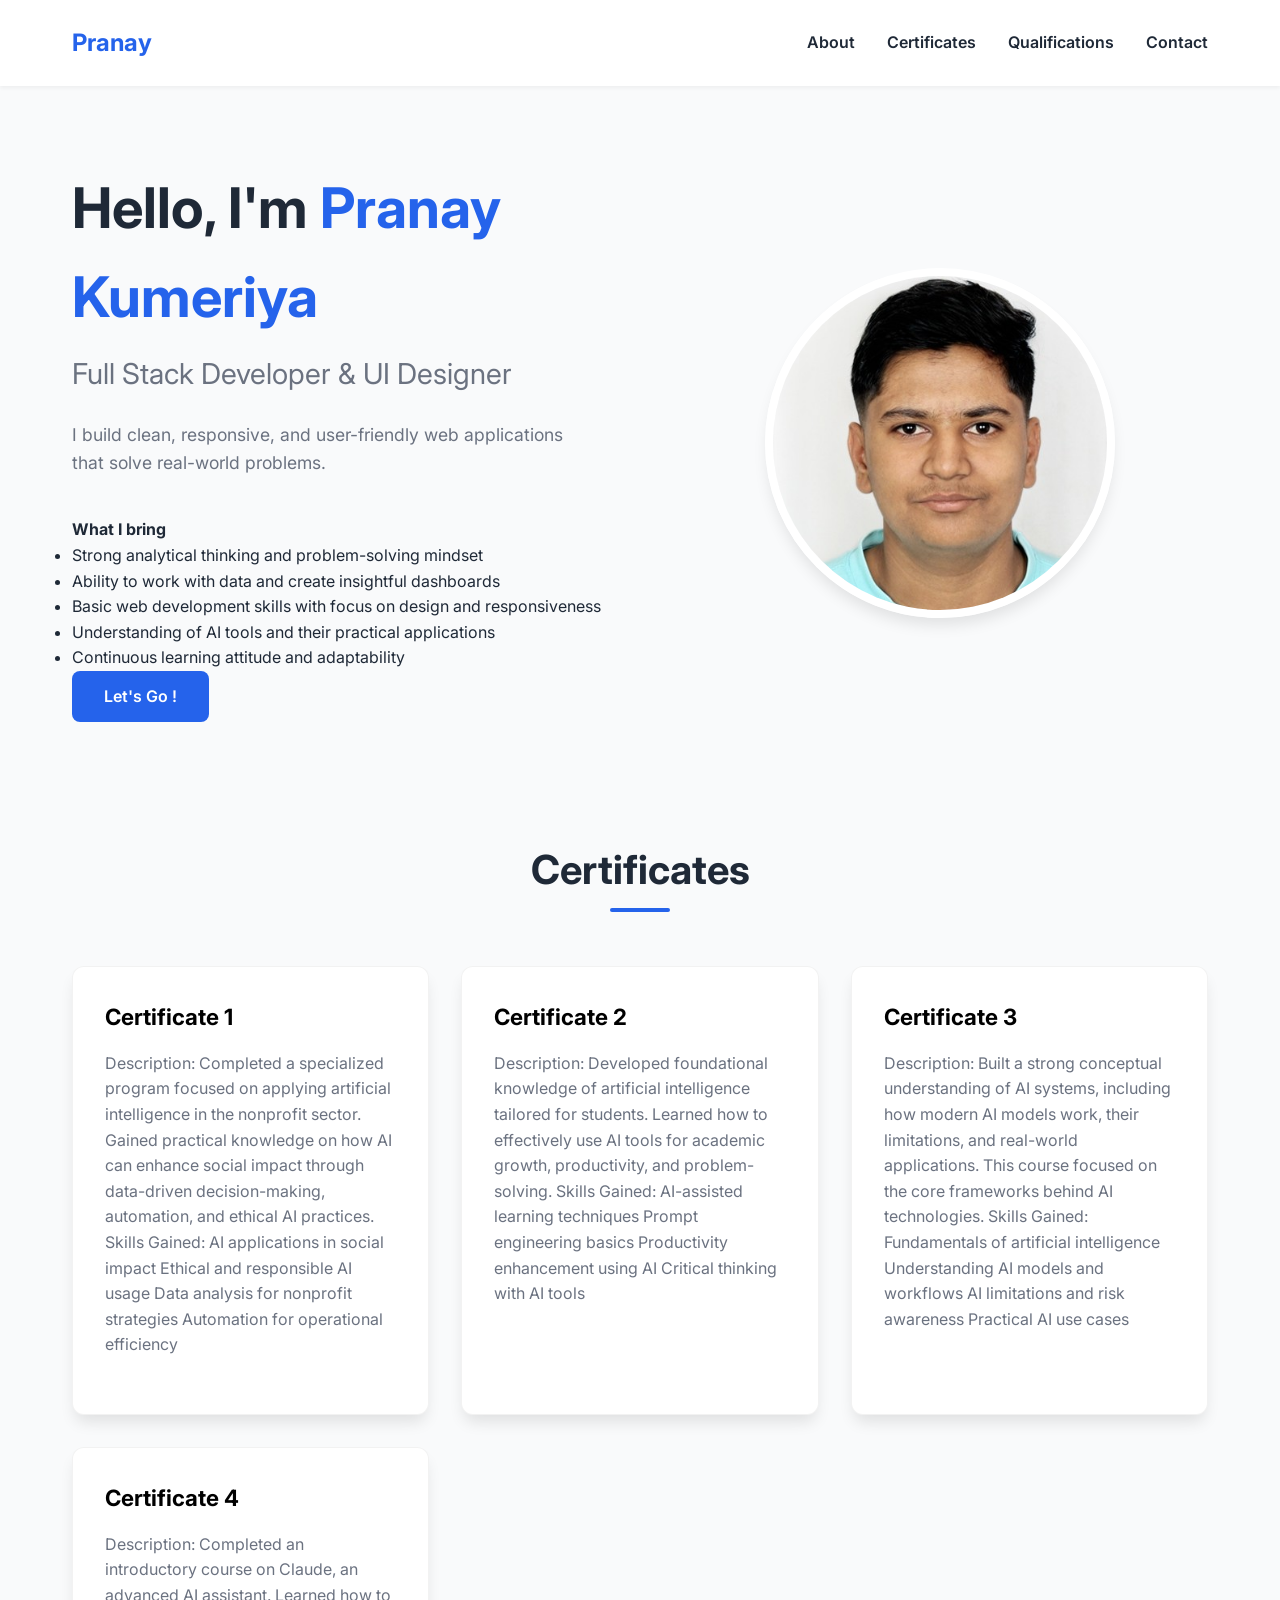
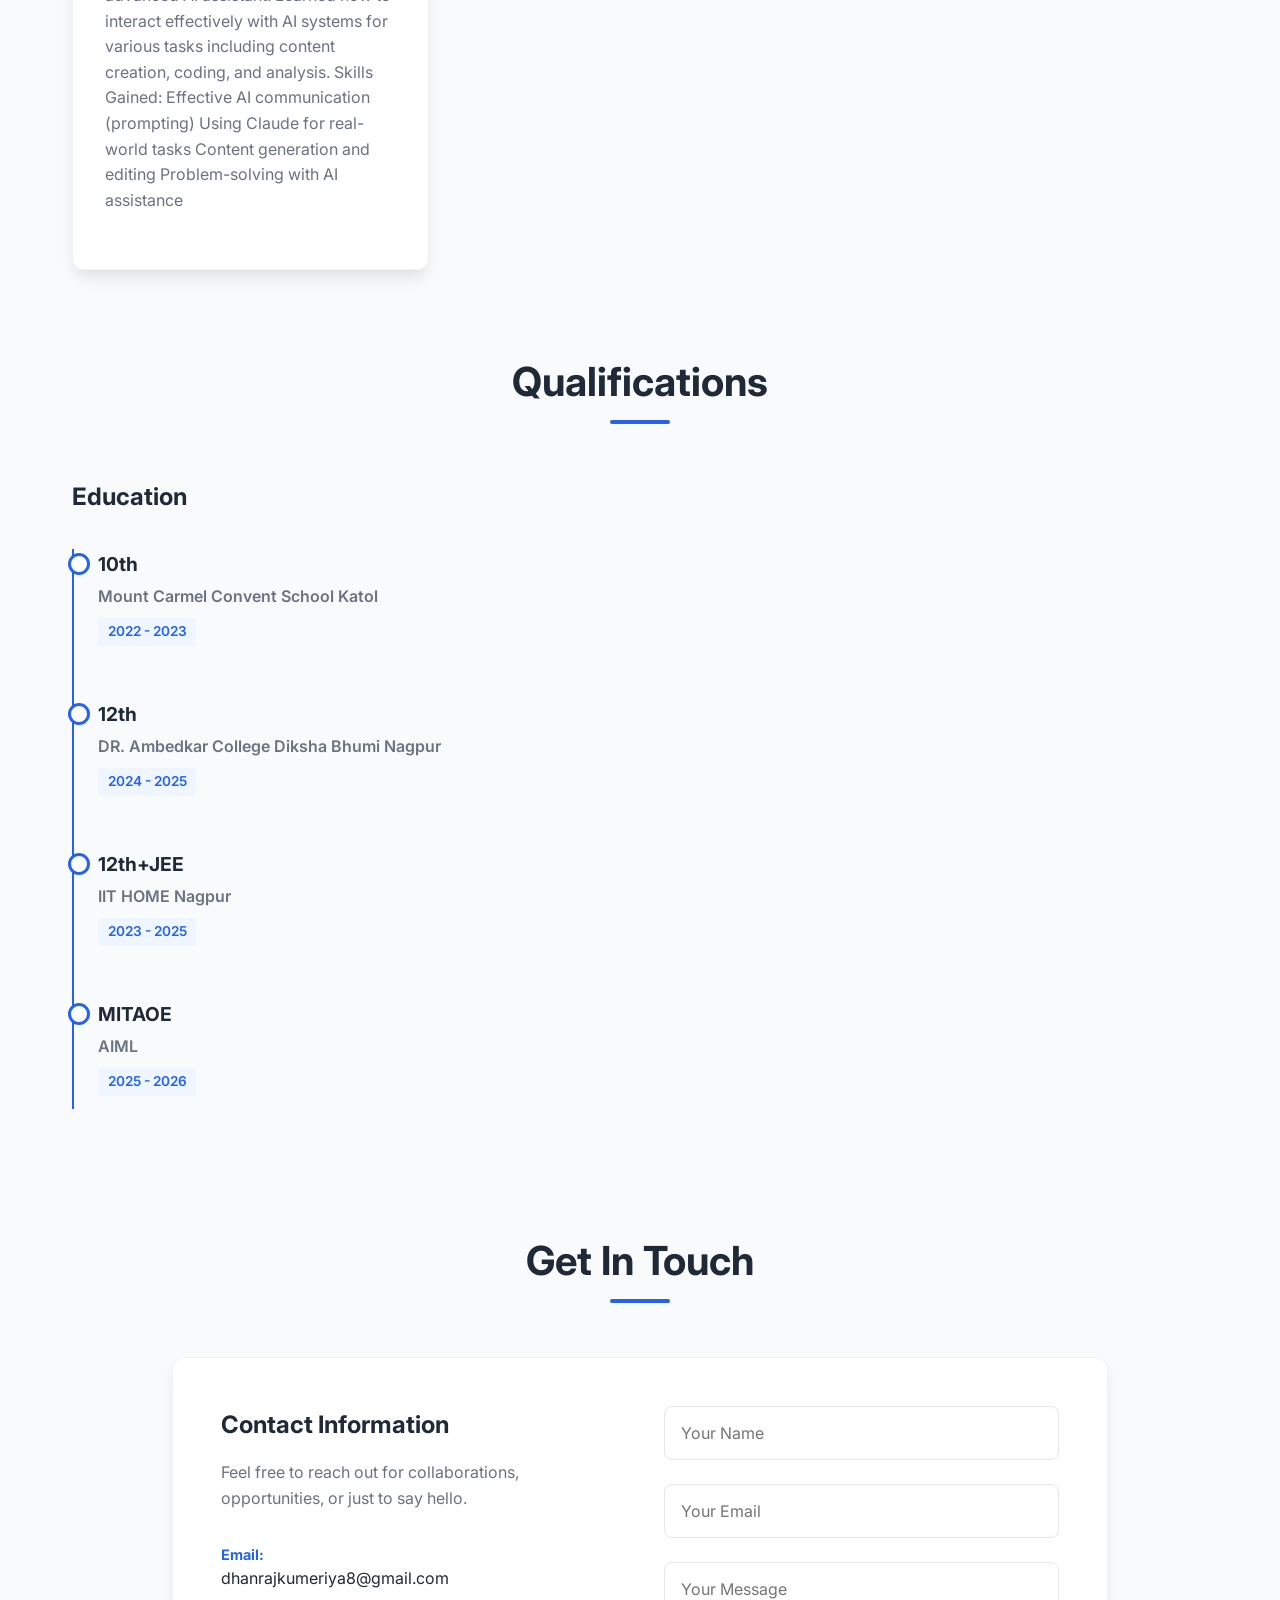
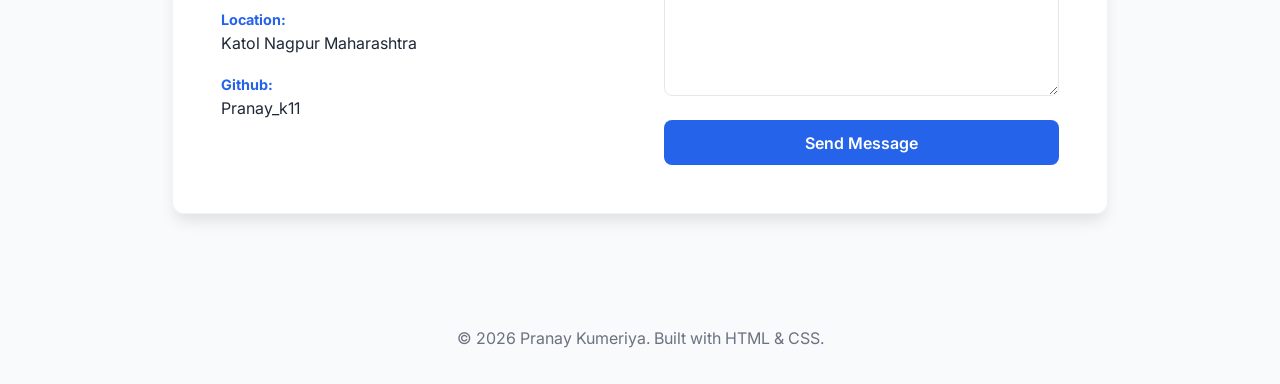
<file: Pranay/pranay.html>
<!DOCTYPE html>
<html lang="en">
<head>
    <meta charset="UTF-8">
    <meta name="viewport" content="width=device-width, initial-scale=1.0">
    <title>Pranay Kumeriya - Professional Portfolio</title>
    <link rel="stylesheet" href="pranay.css">
    <!-- Using Google Fonts -->
    <link href="https://fonts.googleapis.com/css2?family=Inter:wght@300;400;600;700&display=swap" rel="stylesheet">
</head>
<body>

    <!-- Navigation -->
    <nav>
        <div class="nav-container">
            <div class="logo">Pranay</div>
            <ul class="nav-links">
                <li><a href="#about">About</a></li>
                <li><a href="#projects">Certificates</a></li>
                <li><a href="#qualifications">Qualifications</a></li>
                <li><a href="#contact">Contact</a></li>
            </ul>
        </div>
    </nav>

    <!-- Hero Section -->
    <header class="hero" id="about">
        <div class="hero-content fade-in">
            <h1>Hello, I'm <span class="highlight">Pranay Kumeriya</span></h1>
            <h2>Full Stack Developer & UI Designer</h2>
            <p>I build clean, responsive, and user-friendly web applications that solve real-world problems.</p>
            <h4>What I bring</h4>
<ul><li>Strong analytical thinking and problem-solving mindset</li>
 <li> Ability to work with data and create insightful dashboards</li>
<li> Basic web development skills with focus on design and responsiveness</li>
 <li>Understanding of AI tools and their practical applications</li>
 <li>Continuous learning attitude and adaptability</li>
</ul>
            <div class="hero-buttons">
                <a href="#projects" class="btn primary-btn">Let's Go !</a>
            </div>
        </div>
        <div class="hero-image fade-in-delayed">
            <!-- Replace the src with your actual photo URL or local file path -->
            <img src="pranay.jpeg">
        </div>
    </header>

    <!-- Projects Section -->
    <section class="projects-section" id="projects">
        <div class="section-title">
            <h2>Certificates</h2>
        </div>
        <div class="projects-grid">
            <!-- Project Card 1 -->
            <div class="project-card slide-up">
                <div class="project-info">
                    <h3><a href="pranay1.png">Certificate 1</a></h3>
                    <p>Description:
Completed a specialized program focused on applying artificial intelligence in the nonprofit sector. Gained practical knowledge on how AI can enhance social impact through data-driven decision-making, automation, and ethical AI practices.

Skills Gained:

AI applications in social impact
Ethical and responsible AI usage
Data analysis for nonprofit strategies
Automation for operational efficiency</p>
                    
                </div>
            </div>
            <!-- Project Card 2 -->
            <div class="project-card slide-up" style="animation-delay: 0.2s;">
                <div class="project-info">
                    <h3><a href="pranay2.png">Certificate 2</a></h3>
                    <p>Description:
Developed foundational knowledge of artificial intelligence tailored for students. Learned how to effectively use AI tools for academic growth, productivity, and problem-solving.

Skills Gained:

AI-assisted learning techniques
Prompt engineering basics
Productivity enhancement using AI
Critical thinking with AI tools</p>
                    
                </div>
            </div>
            <!-- Project Card 3 -->
            <div class="project-card slide-up" style="animation-delay: 0.4s;">
                <div class="project-info">
                    <h3><a href="pranay3.png">Certificate 3</a></h3>
                    <p>Description:
Built a strong conceptual understanding of AI systems, including how modern AI models work, their limitations, and real-world applications. This course focused on the core frameworks behind AI technologies.

Skills Gained:

Fundamentals of artificial intelligence
Understanding AI models and workflows
AI limitations and risk awareness
Practical AI use cases</p>
                    
                </div>
            </div>
            <div class="project-card slide-up" style="animation-delay: 0.2s;">
                <div class="project-info">
                    <h3><a href="pranay4.png">Certificate 4</a></h3>
                    <p>Description:
Completed an introductory course on Claude, an advanced AI assistant. Learned how to interact effectively with AI systems for various tasks including content creation, coding, and analysis.

Skills Gained:

Effective AI communication (prompting)
Using Claude for real-world tasks
Content generation and editing
Problem-solving with AI assistance</p>
                    
        </div>
    </section>

    <!-- Qualifications Section -->
    <section class="qualifications-section" id="qualifications">
        <div class="section-title">
            <h2>Qualifications</h2>
        </div>
        <div class="qualifications-container">
            
            <!-- Education Column -->
            <div class="qualifications-column slide-up">
                <h3 class="column-title">Education</h3>
                <div class="timeline">
                    <div class="timeline-item">
                        <h4>10th</h4>
                        <p class="institution">Mount Carmel Convent School Katol</p>
                        <span class="date">2022 - 2023</span>
                        
                    </div>
                    <div class="timeline-item">
                        <h4>12th</h4>
                        <p class="institution">DR. Ambedkar College Diksha Bhumi Nagpur</p>
                        <span class="date">2024 - 2025</span>
                        
                    </div>
                    <div class="timeline-item">
                        <h4>12th+JEE</h4>
                        <p class="institution">IIT HOME Nagpur</p>
                        <span class="date">2023 - 2025</span>
                        
                    </div>
                    <div class="timeline-item">
                        <h4>MITAOE</h4>
                        <p class="institution">AIML</p>
                        <span class="date">2025 - 2026</span>
                        
                    </div>
                </div>
            </div>

            <!-- Experience Column -->
            

        </div>
    </section>

    <!-- Contact Section (NEW) -->
    <section class="contact-section" id="contact">
        <div class="section-title">
            <h2>Get In Touch</h2>
        </div>
        <div class="contact-container slide-up">
            <div class="contact-info">
                <h3>Contact Information</h3>
                <p>Feel free to reach out for collaborations, opportunities, or just to say hello.</p>
                <ul>
                    <li><strong>Email:</strong> dhanrajkumeriya8@gmail.com</li>
                    <li><strong>Location:</strong> Katol Nagpur Maharashtra</li>
                    <li><strong>Github:</strong> Pranay_k11</li>
                </ul>
            </div>
            <form class="contact-form">
                <input type="text" placeholder="Your Name" required>
                <input type="email" placeholder="Your Email" required>
                <textarea rows="5" placeholder="Your Message" required></textarea>
                <button type="submit" class="btn primary-btn">Send Message</button>
            </form>
        </div>
    </section>

    <!-- Footer -->
    <footer>
        <p>&copy; 2026 Pranay Kumeriya. Built with HTML & CSS.</p>
    </footer>

</body>
</html>
</file>
<file: Pranay/pranay.css>
/* Base Styles & Variables */
:root {
    --primary-color: #2563eb;
    --primary-dark: #1d4ed8;
    --text-main: #1f2937;
    --text-light: #6b7280;
    --bg-color: #f9fafb;
    --white: #ffffff;
    --card-shadow: 0 10px 15px -3px rgba(0, 0, 0, 0.1);
}

* {
    margin: 0;
    padding: 0;
    box-sizing: border-box;
    font-family: 'Inter', sans-serif;
    scroll-behavior: smooth;
}

body {
    background-color: var(--bg-color);
    color: var(--text-main);
    line-height: 1.6;
}

/* Navigation */
nav {
    background-color: var(--white);
    box-shadow: 0 2px 4px rgba(0,0,0,0.05);
    position: fixed;
    width: 100%;
    top: 0;
    z-index: 1000;
}

.nav-container {
    max-width: 1200px;
    margin: 0 auto;
    padding: 1.5rem 2rem;
    display: flex;
    justify-content: space-between;
    align-items: center;
}

.logo {
    font-size: 1.5rem;
    font-weight: 700;
    color: var(--primary-color);
}

.nav-links {
    list-style: none;
    display: flex;
    gap: 2rem;
}

.nav-links a {
    text-decoration: none;
    color: var(--text-main);
    font-weight: 600;
    transition: color 0.3s ease;
}

.nav-links a:hover {
    color: var(--primary-color);
}

/* Hero Section */
.hero {
    max-width: 1200px;
    margin: 8rem auto 4rem auto;
    padding: 0 2rem;
    display: flex;
    align-items: center;
    justify-content: space-between;
    gap: 4rem;
    min-height: 70vh;
}

.hero-content {
    flex: 1;
}

.hero-content h1 {
    font-size: 3.5rem;
    margin-bottom: 0.5rem;
}

.highlight {
    color: var(--primary-color);
}

.hero-content h2 {
    font-size: 1.8rem;
    color: var(--text-light);
    font-weight: 400;
    margin-bottom: 1.5rem;
}

.hero-content p {
    font-size: 1.1rem;
    color: var(--text-light);
    margin-bottom: 2.5rem;
    max-width: 500px;
}

/* Hero Image & Shape */
.hero-image {
    flex: 1;
    display: flex;
    justify-content: center;
}

.hero-image img {
    width: 350px;
    height: 350px;
    object-fit: cover;
    border-radius: 50%; /* Perfect static circle */
    box-shadow: var(--card-shadow);
    border: 8px solid var(--white);
}

/* Buttons */
.btn {
    padding: 0.8rem 2rem;
    border-radius: 8px;
    text-decoration: none;
    font-weight: 600;
    transition: all 0.3s ease;
    display: inline-block;
}

.primary-btn {
    background-color: var(--primary-color);
    color: var(--white);
}

.primary-btn:hover {
    background-color: var(--primary-dark);
    transform: translateY(-2px);
    box-shadow: 0 4px 6px rgba(37, 99, 235, 0.2);
}

/* Projects Section */
.projects-section {
    max-width: 1200px;
    margin: 5rem auto;
    padding: 0 2rem;
}

.section-title {
    text-align: center;
    margin-bottom: 4rem;
}

.section-title h2 {
    font-size: 2.5rem;
    position: relative;
    display: inline-block;
}

.section-title h2::after {
    content: '';
    position: absolute;
    bottom: -10px;
    left: 50%;
    transform: translateX(-50%);
    width: 60px;
    height: 4px;
    background-color: var(--primary-color);
    border-radius: 2px;
}

.projects-grid {
    display: grid;
    grid-template-columns: repeat(auto-fit, minmax(300px, 1fr));
    gap: 2rem;
}

.project-card {
    background: var(--white);
    border-radius: 12px;
    padding: 2rem;
    box-shadow: var(--card-shadow);
    transition: transform 0.3s ease, box-shadow 0.3s ease;
    border: 1px solid rgba(0,0,0,0.05);
}

.project-card:hover {
    transform: translateY(-10px);
    box-shadow: 0 20px 25px -5px rgba(0, 0, 0, 0.1);
}

.project-card h3 {
    font-size: 1.4rem;
    margin-bottom: 1rem;
    color: var(--text-main);
}

.project-card p {
    color: var(--text-light);
    margin-bottom: 1.5rem;
}

.tags {
    display: flex;
    gap: 0.5rem;
    flex-wrap: wrap;
}

.tags span {
    background-color: #eff6ff;
    color: var(--primary-color);
    padding: 0.3rem 0.8rem;
    border-radius: 20px;
    font-size: 0.85rem;
    font-weight: 600;
}

.project-card a{
    text-decoration: none;
    color: #000;
}

/* Qualifications Section */
.qualifications-section {
    max-width: 1200px;
    margin: 5rem auto;
    padding: 0 2rem;
}

.qualifications-container {
    display: grid;
    grid-template-columns: repeat(auto-fit, minmax(350px, 1fr));
    gap: 4rem;
}

.column-title {
    font-size: 1.5rem;
    color: var(--text-main);
    margin-bottom: 2rem;
}

.timeline {
    border-left: 2px solid var(--primary-color);
    padding-left: 1.5rem;
}

.timeline-item {
    position: relative;
    margin-bottom: 2.5rem;
}

/* Creating the dot on the timeline */
.timeline-item::before {
    content: '';
    position: absolute;
    left: -1.9rem;
    top: 0.25rem;
    width: 16px;
    height: 16px;
    background-color: var(--white);
    border: 3px solid var(--primary-color);
    border-radius: 50%;
}

.timeline-item h4 {
    font-size: 1.2rem;
    color: var(--text-main);
    margin-bottom: 0.3rem;
}

.timeline-item .institution {
    font-weight: 600;
    color: var(--text-light);
    margin-bottom: 0.5rem;
}

.timeline-item .date {
    display: inline-block;
    background-color: #eff6ff;
    color: var(--primary-color);
    padding: 0.2rem 0.6rem;
    border-radius: 4px;
    font-size: 0.85rem;
    font-weight: 600;
    margin-bottom: 0.8rem;
}

.timeline-item p:last-child {
    color: var(--text-light);
    font-size: 0.95rem;
}

/* Contact Section (NEW) */
.contact-section {
    max-width: 1000px;
    margin: 5rem auto;
    padding: 0 2rem;
}

.contact-container {
    display: grid;
    grid-template-columns: repeat(auto-fit, minmax(300px, 1fr));
    gap: 3rem;
    background: var(--white);
    border-radius: 12px;
    padding: 3rem;
    box-shadow: var(--card-shadow);
    border: 1px solid rgba(0,0,0,0.05);
}

.contact-info h3 {
    font-size: 1.5rem;
    margin-bottom: 1rem;
    color: var(--text-main);
}

.contact-info p {
    color: var(--text-light);
    margin-bottom: 2rem;
}

.contact-info ul {
    list-style: none;
}

.contact-info li {
    margin-bottom: 1rem;
    color: var(--text-main);
}

.contact-info strong {
    color: var(--primary-color);
    display: block;
    font-size: 0.9rem;
}

.contact-form {
    display: flex;
    flex-direction: column;
    gap: 1.5rem;
}

.contact-form input,
.contact-form textarea {
    width: 100%;
    padding: 1rem;
    border: 1px solid #e5e7eb;
    border-radius: 8px;
    font-family: inherit;
    font-size: 1rem;
    transition: border-color 0.3s ease, box-shadow 0.3s ease;
}

.contact-form input:focus,
.contact-form textarea:focus {
    outline: none;
    border-color: var(--primary-color);
    box-shadow: 0 0 0 3px rgba(37, 99, 235, 0.1);
}

.contact-form button {
    cursor: pointer;
    border: none;
    font-size: 1rem;
}

/* Footer */
footer {
    text-align: center;
    padding: 2rem;
    color: var(--text-light);
    margin-top: 4rem;
}

/* --- ANIMATIONS --- */

/* Fade In animations for page load */
.fade-in {
    animation: fadeIn 1s ease-out forwards;
}

.fade-in-delayed {
    opacity: 0;
    animation: fadeIn 1s ease-out 0.3s forwards;
}

.slide-up {
    opacity: 0;
    transform: translateY(30px);
    animation: slideUp 0.8s ease-out forwards;
}

@keyframes fadeIn {
    from { opacity: 0; }
    to { opacity: 1; }
}

@keyframes slideUp {
    from {
        opacity: 0;
        transform: translateY(30px);
    }
    to {
        opacity: 1;
        transform: translateY(0);
    }
}

/* Responsive Design for Mobile/Tablets */
@media (max-width: 768px) {
    .hero {
        flex-direction: column-reverse;
        text-align: center;
        margin-top: 6rem;
        gap: 2rem;
    }
    
    .hero-content h1 {
        font-size: 2.5rem;
    }
    
    .hero-content p {
        margin: 0 auto 2rem auto;
    }
    
    .hero-buttons {
        display: flex;
        flex-direction: column;
        gap: 1rem;
    }
    
    .nav-links {
        display: none; 
    }
    
    .qualifications-container,
    .contact-container {
        gap: 2rem;
    }
    
    .contact-container {
        padding: 2rem;
    }
}
</file>
